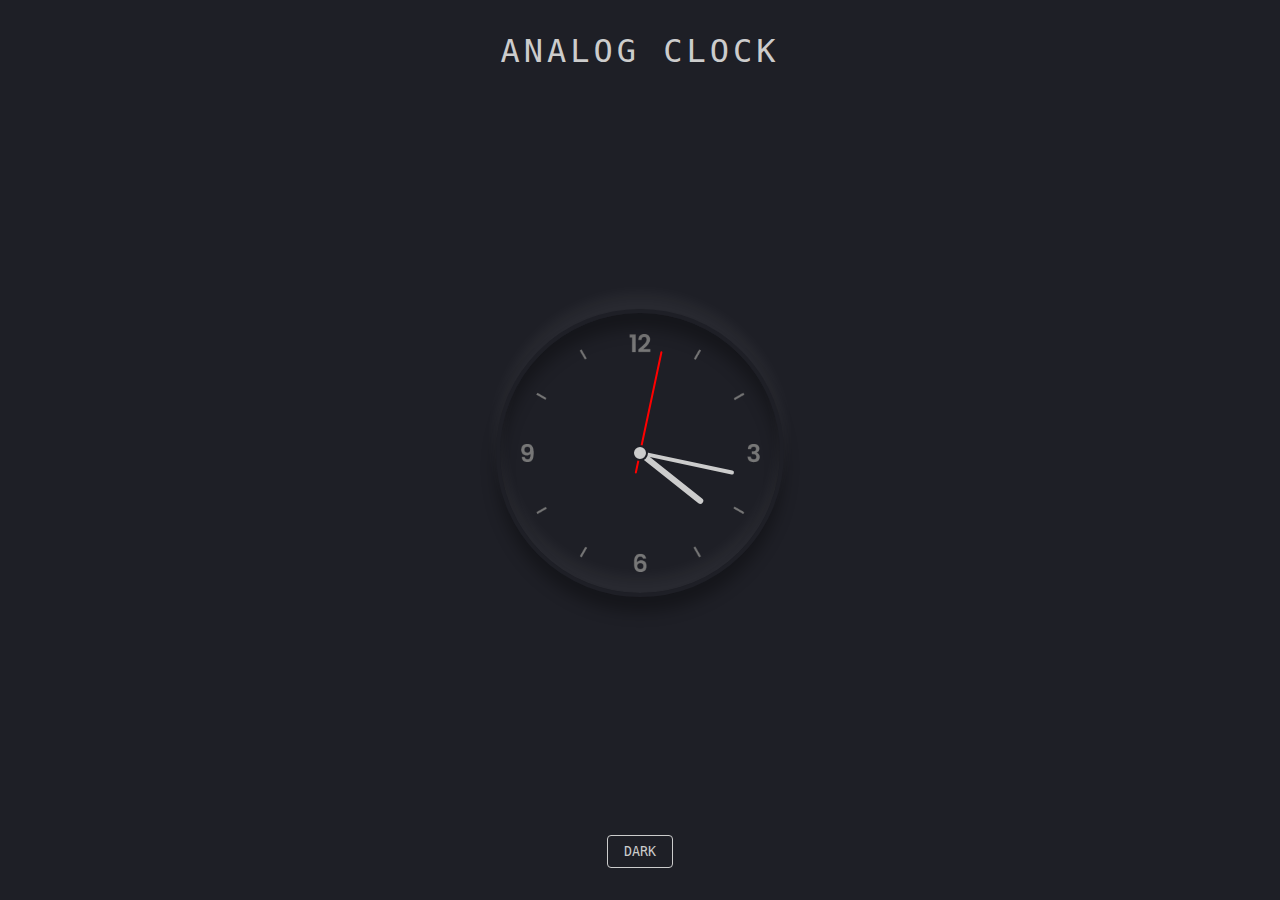
<file: index.html>
<!DOCTYPE html>
<html lang="en">
<head>
    <meta charset="UTF-8">
    <meta http-equiv="X-UA-Compatible" content="IE=edge">
    <meta name="viewport" content="width=device-width, initial-scale=1.0">
    <title>Analog Clock</title>
    <link rel="stylesheet" href="./styles.css">
</head>
<body>
    <div class="page-header"> Analog Clock </div>
<div class="clock">
	<div class="hour"></div>
	<div class="min"></div>
	<div class="sec"></div>
</div>
<div class="switch-cont">
	<button class="switch-btn"> Light </button>
</div>
<script src="./script.js"></script>
</body>
</html>
</file>
<file: styles.css>
:root {
  --main-bg-color: #fff;
  --main-text-color: #888888;
}

[data-theme="dark"] {
  --main-bg-color: #1e1f26;
  --main-text-color: #ccc;
}

* {
  box-sizing: border-box;
  /* 		transition: all ease 0.2s; */
}

body {
  margin: 0;
  height: 100vh;
  display: flex;
  flex-direction: column;
  justify-content: space-between;
  align-items: center;
  font-size: 16px;
  background-color: var(--main-bg-color);
  position: relative;
  transition: all ease 0.2s;
}
.page-header {
  font-size: 2rem;
  color: var(--main-text-color);
  padding: 2rem 0;
  font-family: monospace;
  text-transform: uppercase;
  letter-spacing: 4px;
  transition: all ease 0.2s;
}

.clock {
  min-height: 18em;
  min-width: 18em;
  display: flex;
  justify-content: center;
  align-items: center;
  background-color: var(--main-bg-color);
  background-image: url("./clock.png");
  background-position: center center;
  background-size: cover;
  border-radius: 50%;
  border: 4px solid var(--main-bg-color);
  box-shadow: 0 -15px 15px rgba(255, 255, 255, 0.05),
    inset 0 -15px 15px rgba(255, 255, 255, 0.05), 0 15px 15px rgba(0, 0, 0, 0.3),
    inset 0 15px 15px rgba(0, 0, 0, 0.3);
  transition: all ease 0.2s;
}
.clock:before {
  content: "";
  height: 0.75rem;
  width: 0.75rem;
  background-color: var(--main-text-color);
  border: 2px solid var(--main-bg-color);
  position: absolute;
  border-radius: 50%;
  z-index: 1000;
  transition: all ease 0.2s;
}
.hour,
.min,
.sec {
  position: absolute;
  display: flex;
  justify-content: center;
  border-radius: 50%;
}
.hour {
  height: 10em;
  width: 10em;
}
.hour:before {
  content: "";
  position: absolute;
  height: 50%;
  width: 6px;
  background-color: var(--main-text-color);
  border-radius: 6px;
}
.min {
  height: 12em;
  width: 12em;
}
.min:before {
  content: "";
  height: 50%;
  width: 4px;
  background-color: var(--main-text-color);
  border-radius: 4px;
}
.sec {
  height: 13em;
  width: 13em;
}
.sec:before {
  content: "";
  height: 60%;
  width: 2px;
  background-color: #f00;
  border-radius: 2px;
}

/* Style for theme switch btn */
.switch-cont {
  margin: 2em auto;
  /* position: absolute; */
  bottom: 0;
}
.switch-cont .switch-btn {
  font-family: monospace;
  text-transform: uppercase;
  outline: none;
  padding: 0.5rem 1rem;
  background-color: var(--main-bg-color);
  color: var(--main-text-color);
  border: 1px solid var(--main-text-color);
  border-radius: 0.25rem;
  cursor: pointer;
  transition: all ease 0.3s;
}
</file>
